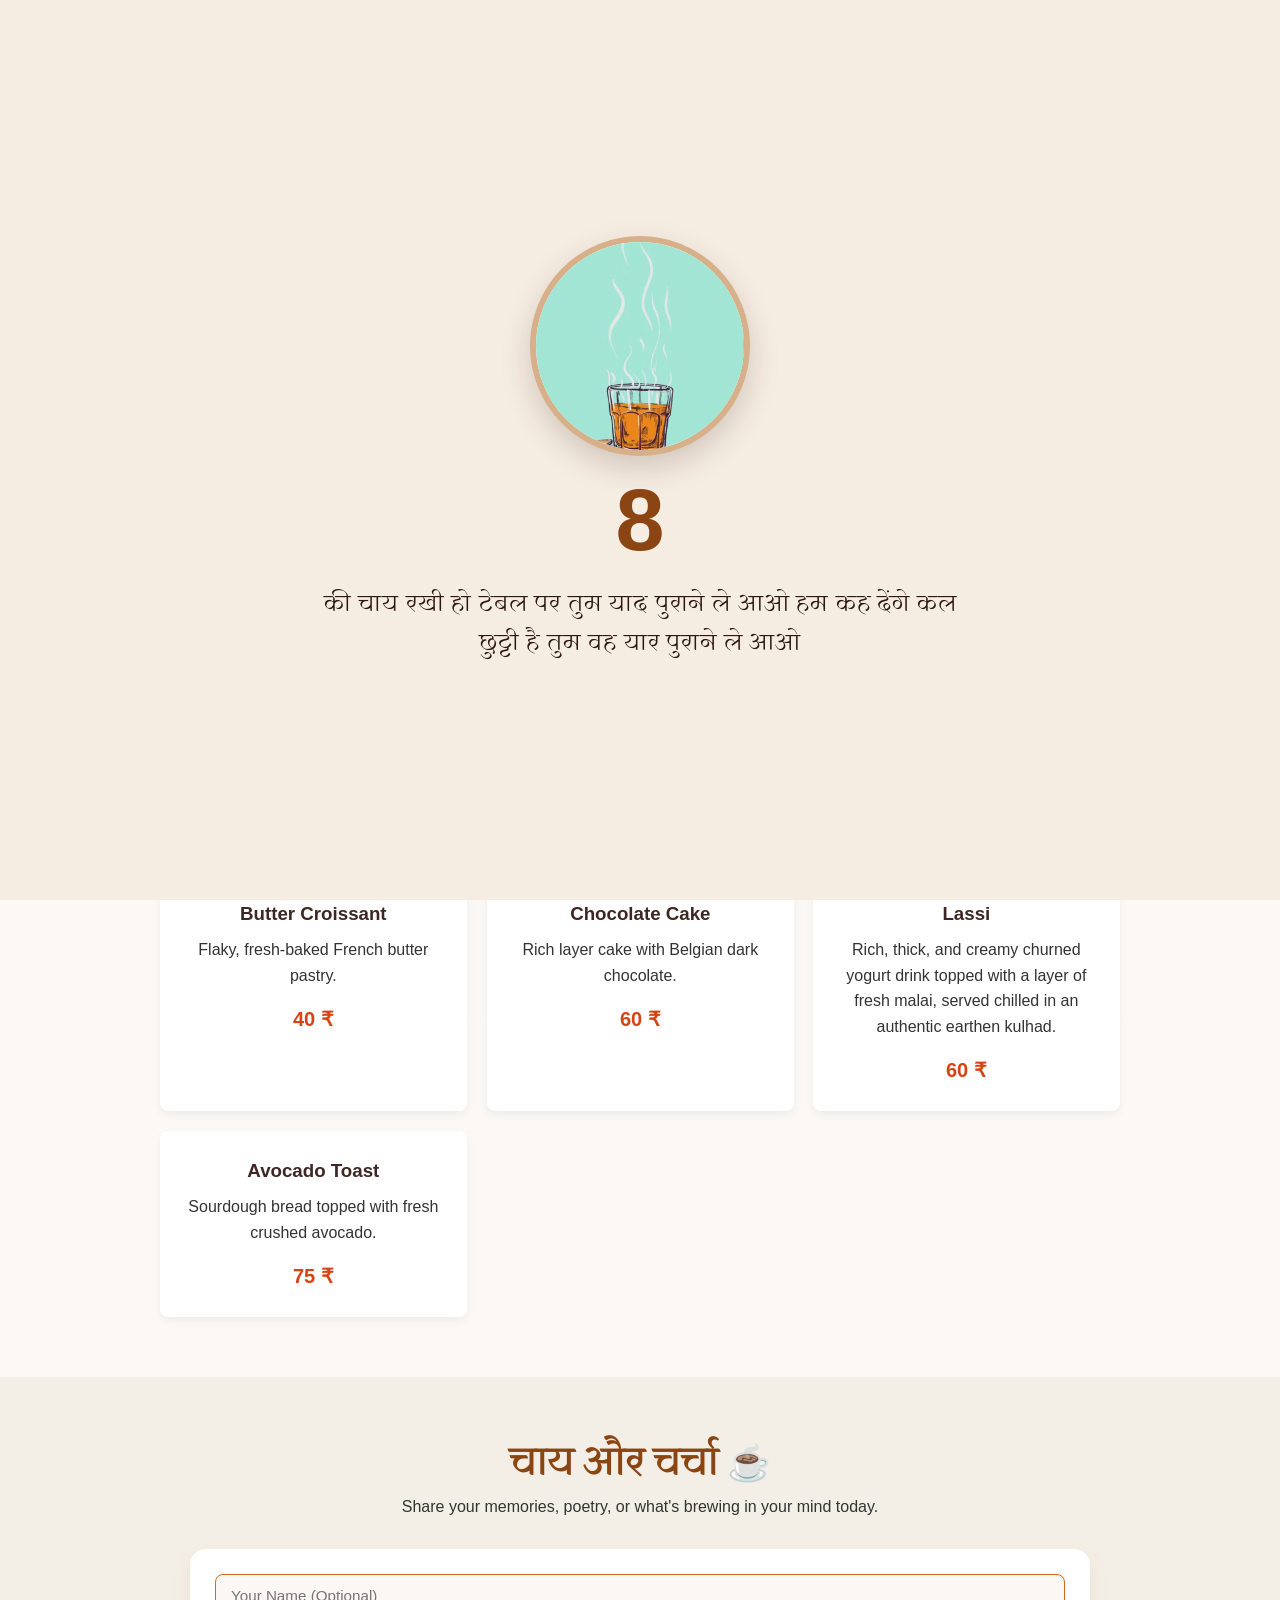
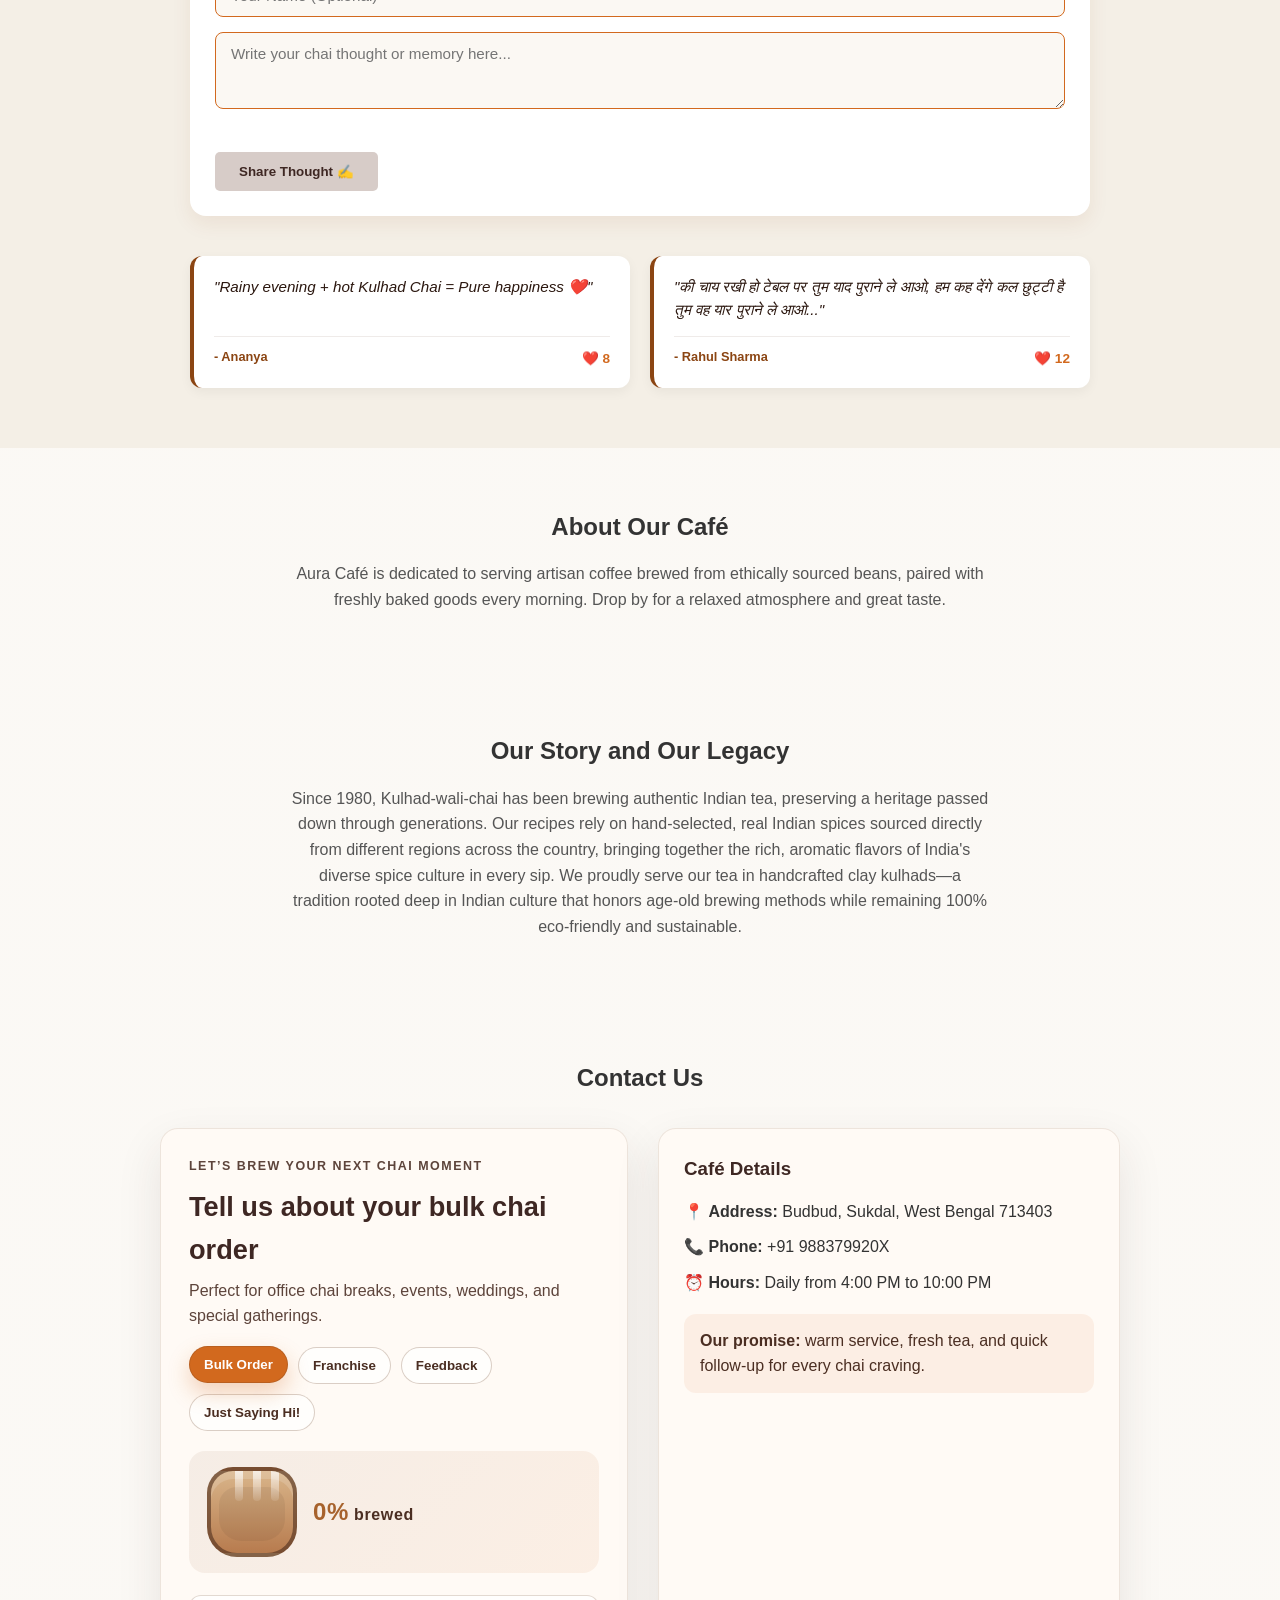
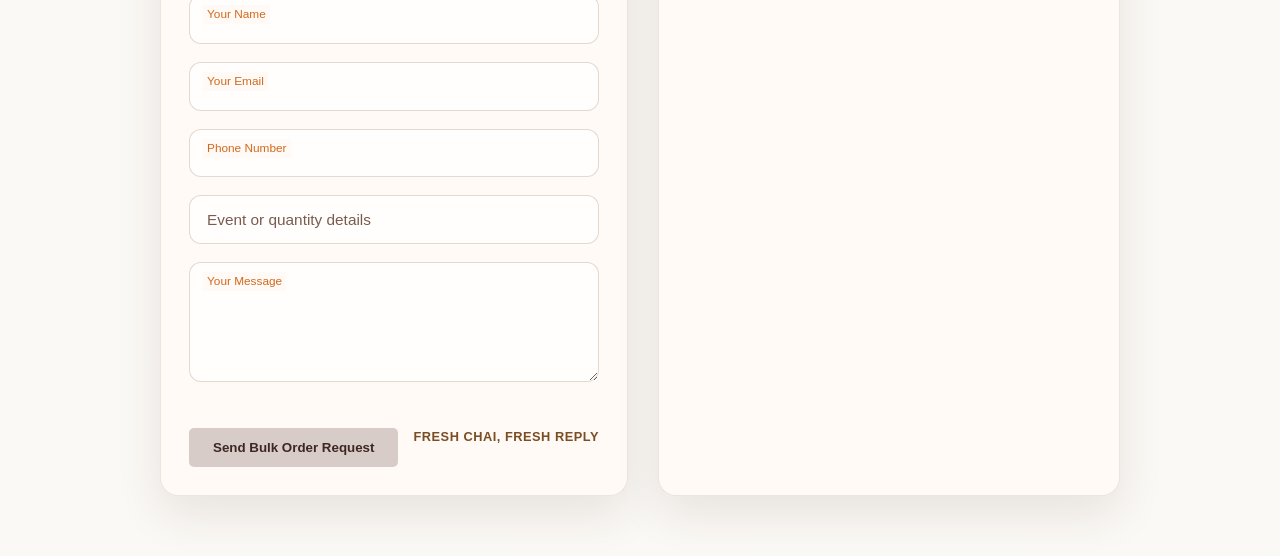
<file: index.html>
<!DOCTYPE html>
<html lang="en">
<head>
  <meta charset="UTF-8">
  <meta name="viewport" content="width=device-width, initial-scale=1.0">
  <title>KULHAD WALI CHAI</title>
  <link href="https://fonts.googleapis.com/css2?family=Gotu&display=swap" rel="stylesheet">
  <link rel="stylesheet" href="style.css">
</head>
<body class="loading">
  <div id="loading-screen" role="status" aria-live="polite">
    <div class="loading-content">
      <div class="loading-image-container">
        <img id="loading-img" src="IMG/download.jpg" alt="Chai Loading">
      </div>
      <div id="loading-countdown" aria-label="Loading countdown">10</div>
      <p class="loading-quote">की चाय रखी हो टेबल पर तुम याद पुराने ले आओ हम कह देंगे कल छुट्टी है तुम वह यार पुराने ले आओ</p>
    </div>
  </div>

  <!-- Navigation -->
  <nav class="navbar">
    <div class="logo">
      <img src="IMG/chai-is-dope-transparent.png" alt="Kulhad Wali Chai logo">
      <span>KULHAD WALI CHAI</span>
    </div>
    <ul class="nav-links">
      <li><a href="#home">Home</a></li>
      <li><a href="#menu">Catalog & Menu</a></li>
      <li><a href="#about">About Us</a></li>
      <li><a href="#story">Our Story</a></li>
      <li><a href="#contact">Contact</a></li>
    </ul>
  </nav>

  <!-- Hero Section -->
  <section id="home" class="hero">
    <div class="hero-content" data-reveal>
      <h1>Welcome to Kulhad Chai</h1>
      <p>Taste the finest Chai and freshly baked delights.</p>
      <a href="#menu" class="btn">Explore Menu</a>
    </div>
    <div class="hero-cup parallax-item" aria-hidden="true">
      <img src="IMG/Kulhad chai logo_ kulhad means small Soil pot_.jpg" alt="">
      <span class="steam steam-one"></span>
      <span class="steam steam-two"></span>
      <span class="steam steam-three"></span>
    </div>
    <div class="hero-character parallax-item" aria-hidden="true">
      <img src="animation img/stick-theresign-transparent.png" alt="">
    </div>
  </section>

  <!-- Catalog / Menu Section -->
  <section id="menu" class="menu-section">
    <h2 data-reveal>Our Menu & Catalog</h2>
    <div class="menu-filters" role="group" aria-label="Filter menu items">
      <button type="button" class="filter-btn active" data-filter="all">All</button>
      <button type="button" class="filter-btn" data-filter="chai-specials">Chai Specials</button>
      <button type="button" class="filter-btn" data-filter="snacks">Snacks & Bun-Maska</button>
      <button type="button" class="filter-btn" data-filter="coolers">Coolers</button>
    </div>
    <div class="menu-grid">
      <div class="menu-card" data-category="chai-specials" data-reveal>
        <h3>Espresso</h3>
        <p>Rich and bold single-shot dark roasted coffee.</p>
        <span class="price"> 40 ₹</span>
      </div>
      <div class="menu-card" data-category="chai-specials" data-reveal>
        <h3>Cappuccino</h3>
        <p>Espresso topped with thick steamed milk foam.</p>
        <span class="price"> 50 ₹</span>
      </div>
      <div class="menu-card" data-category="coolers" data-reveal>
        <h3>Iced Latte</h3>
        <p>Chilled espresso over milk and ice cubes.</p>
        <span class="price"> 55 ₹</span>
      </div>
      <div class="menu-card" data-category="snacks" data-reveal>
        <h3>Butter Croissant</h3>
        <p>Flaky, fresh-baked French butter pastry.</p>
        <span class="price"> 40 ₹</span>
      </div>
      <div class="menu-card" data-category="snacks" data-reveal>
        <h3>Chocolate Cake</h3>
        <p>Rich layer cake with Belgian dark chocolate.</p>
        <span class="price"> 60 ₹</span>
      </div>
      <div class="menu-card" data-category="coolers" data-reveal>
        <h3>Lassi</h3>
        <p>Rich, thick, and creamy churned yogurt drink topped with a layer of fresh malai, served chilled in an authentic earthen kulhad.</p>
        <span class="price"> 60 ₹</span>
      </div>
      <div class="menu-card" data-category="snacks" data-reveal>
        <h3>Avocado Toast</h3>
        <p>Sourdough bread topped with fresh crushed avocado.</p>
        <span class="price"> 75 ₹</span>
      </div>
    </div>
  </section>

  <!-- Chai & Charcha Community Section -->
<section id="charcha" class="charcha-section reveal">
  <div class="charcha-container">
    <div class="section-header">
      <h2>चाय और चर्चा ☕</h2>
      <p>Share your memories, poetry, or what's brewing in your mind today.</p>
    </div>

    <!-- Thought Input Form -->
    <div class="thought-box">
      <div class="input-group">
        <input type="text" id="thoughtAuthor" placeholder="Your Name (Optional)" maxlength="25">
      </div>
      <div class="input-group">
        <textarea id="thoughtText" rows="3" placeholder="Write your chai thought or memory here..." required></textarea>
      </div>
      <button id="postThoughtBtn" class="btn motion-btn">Share Thought ✍️</button>
    </div>

    <!-- Feed Wall (Where posts will appear) -->
    <div id="thoughtFeed" class="thought-feed">
      <!-- Posts will be generated dynamically by JS -->
    </div>
  </div>
</section>

  <!-- About Section -->
  <section id="about" class="about-section">
    <h2 data-reveal>About Our Café</h2>
    <p data-reveal>Aura Café is dedicated to serving artisan coffee brewed from ethically sourced beans, paired with freshly baked goods every morning. Drop by for a relaxed atmosphere and great taste.</p>
  </section>

  <!-- Our Story Section -->
  <section id="story" class="story-section">
    <h2 data-reveal>Our Story and Our Legacy</h2>
    <p data-reveal>Since 1980, Kulhad-wali-chai has been brewing authentic Indian tea, preserving a heritage passed down through generations. Our recipes rely on hand-selected, real Indian spices sourced directly from different regions across the country, bringing together the rich, aromatic flavors of India's diverse spice culture in every sip. We proudly serve our tea in handcrafted clay kulhads—a tradition rooted deep in Indian culture that honors age-old brewing methods while remaining 100% eco-friendly and sustainable. </p>
  </section>

  <!-- Contact & Info Section -->
  <section id="contact" class="contact-section">
    <h2 data-reveal>Contact Us</h2>
    <div class="contact-container">
     <div class="contact-form-panel" data-reveal>
       <div class="contact-header">
         <p class="eyebrow">Let’s brew your next chai moment</p>
         <h3 id="contact-form-title">Tell us what you’re craving</h3>
         <p id="contact-form-copy">We’d love to hear about your chai plans, feedback, or just a warm hello.</p>
       </div>

       <div class="mood-selector" role="group" aria-label="Reason for contact">
         <button type="button" class="mood-btn active" data-mood="bulk-order">Bulk Order</button>
         <button type="button" class="mood-btn" data-mood="franchise">Franchise</button>
         <button type="button" class="mood-btn" data-mood="feedback">Feedback</button>
         <button type="button" class="mood-btn" data-mood="hi">Just Saying Hi!</button>
       </div>

       <div class="kulhad-meter" aria-hidden="true">
         <div class="kulhad-shell">
           <div class="kulhad-tea" id="kulhadTea"></div>
           <div class="kulhad-steam">
             <span></span>
             <span></span>
             <span></span>
           </div>
         </div>
         <div class="meter-label"><span id="meterPercent">0%</span> brewed</div>
       </div>

       <form id="contactForm" novalidate>
         <div class="form-field">
           <input id="customerName" type="text" required>
           <label for="customerName">Your Name</label>
         </div>

         <div class="form-field">
           <input id="customerEmail" type="email" required>
           <label for="customerEmail">Your Email</label>
         </div>

         <div class="form-field">
           <input id="customerPhone" type="tel" required>
           <label for="customerPhone">Phone Number</label>
         </div>

         <div class="form-field" id="extraFieldWrap">
           <input id="extraField" type="text" required>
           <label id="extraFieldLabel" for="extraField">Event or quantity details</label>
         </div>

         <div class="form-field textarea-field">
           <textarea id="customerMessage" rows="4" required></textarea>
           <label for="customerMessage">Your Message</label>
         </div>

         <div class="submit-row">
           <button type="submit" class="btn">Send Message</button>
           <span class="success-badge">Fresh chai, fresh reply</span>
         </div>
       </form>

       <div class="success-announce" id="successAnnounce" aria-live="polite" hidden></div>
     </div>

     <div class="info" data-reveal>
       <h3>Café Details</h3>
       <p>📍 <strong>Address:</strong> Budbud, Sukdal, West Bengal 713403</p>
       <p>📞 <strong>Phone:</strong> +91 988379920X </p>
       <p>⏰ <strong>Hours:</strong> Daily from 4:00 PM to 10:00 PM</p>
       <div class="mini-note">
         <strong>Our promise:</strong> warm service, fresh tea, and quick follow-up for every chai craving.
       </div>
     </div>
   </div>
  </section>

  <script src="script.js"></script>
</body>
</html>
</file>
<file: style.css>
* {
  margin: 0;
  padding: 0;
  box-sizing: border-box;
  font-family: 'Segoe UI', Tahoma, Geneva, Verdana, sans-serif;
}

body {
  background:
    linear-gradient(rgba(250, 247, 242, 0.78), rgba(250, 247, 242, 0.78)),
    url("IMG/Ultimate Chai Comfort 🫖✨.jpg") center / cover fixed;
  color: #333;
  line-height: 1.6;
  min-height: 100vh;
}

body.loading {
  overflow: hidden;
}

#loading-screen {
  position: fixed;
  inset: 0;
  z-index: 2000;
  display: grid;
  place-items: center;
  padding: 24px;
  background: #f6ede2;
  color: #2c1810;
  opacity: 1;
  transition: opacity 0.6s ease, visibility 0.6s ease;
}

#loading-screen.fade-out {
  opacity: 0;
  visibility: hidden;
  pointer-events: none;
}

.loading-content {
  width: min(680px, 100%);
  text-align: center;
}

.loading-image-container {
  width: min(220px, 60vw);
  height: min(220px, 60vw);
  margin: 0 auto 20px;
  overflow: hidden;
  border: 6px solid #d7b08a;
  border-radius: 50%;
  background: #fff;
  box-shadow: 0 12px 30px rgba(44, 24, 16, 0.18);
}

#loading-img {
  width: 100%;
  height: 100%;
  object-fit: cover;
}

#loading-countdown {
  color: #8b4513;
  font-size: clamp(3rem, 9vw, 5.5rem);
  font-weight: 700;
  line-height: 1;
  margin-bottom: 22px;
}

.loading-quote {
  color: #2c1810;
  font-family: 'Gotu', sans-serif;
  font-size: clamp(1rem, 2vw, 1.3rem);
  letter-spacing: 0.04em;
  line-height: 1.9;
}

/* Navbar */
.navbar {
  display: flex;
  justify-content: space-between;
  align-items: center;
  padding: 20px 50px;
  background: #3e2723;
  color: white;
  position: sticky;
  top: 0;
  z-index: 1000;
}

.navbar .logo {
  display: flex;
  align-items: center;
  gap: 14px;
  font-size: 32px;
  font-weight: bold;
  font-family: 'Bherisi', cursive;
}

.navbar .logo img {
  width: 68px;
  height: 68px;
  object-fit: contain;
  border-radius: 8px;
}

.nav-links {
  display: flex;
  list-style: none;
  gap: 20px;
}

.nav-links a {
  color: white;
  text-decoration: none;
  font-weight: 500;
}

.nav-links a:hover {
  color: #d7ccc8;
}

/* Hero Section */
.hero {
  position: relative;
  overflow: hidden;
  text-align: center;
  padding: 100px 20px;
  background: rgba(93, 64, 55, 0.86);
  color: white;
}

.hero-content {
  position: relative;
  z-index: 1;
}

.hero-cup {
  position: absolute;
  right: 12%;
  bottom: -22px;
  width: 150px;
  transition: transform 0.15s ease-out;
  z-index: 1;
}

.hero-character {
  position: absolute;
  left: 3%;
  bottom: -4px;
  width: min(28vw, 300px);
  z-index: 1;
  transition: transform 0.15s ease-out;
  pointer-events: none;
}

.hero-character img {
  display: block;
  width: 100%;
  height: auto;
  mix-blend-mode: multiply;
}

.hero-cup img {
  display: block;
  width: 100%;
  height: 150px;
  object-fit: cover;
  border-radius: 50%;
  opacity: 0.8;
}

.steam {
  position: absolute;
  bottom: 125px;
  width: 12px;
  height: 55px;
  border-left: 3px solid rgba(255, 255, 255, 0.7);
  border-radius: 50%;
  animation: steam-rise 3s ease-in-out infinite;
}

.steam-one { left: 42px; }
.steam-two { left: 72px; animation-delay: 0.9s; }
.steam-three { left: 102px; animation-delay: 1.8s; }

@keyframes steam-rise {
  0% { opacity: 0; transform: translateY(15px) scaleX(0.8); }
  35%, 65% { opacity: 0.75; }
  100% { opacity: 0; transform: translateY(-45px) scaleX(1.25); }
}

[data-reveal] {
  opacity: 0;
  transform: translateY(28px);
  transition: opacity 0.7s ease, transform 0.7s ease;
}

[data-reveal].is-visible {
  opacity: 1;
  transform: translateY(0);
}

.hero h1 {
  font-size: 42px;
  margin-bottom: 10px;
}

.btn {
  display: inline-block;
  padding: 12px 24px;
  background: #d7ccc8;
  color: #3e2723;
  text-decoration: none;
  font-weight: bold;
  margin-top: 20px;
  border-radius: 5px;
  border: none;
  cursor: pointer;
  transition: transform 0.2s ease, background 0.2s ease;
}

.btn:hover {
  background: #bcaaa4;
  transform: scale(1.05);
}

/* Catalog Grid */
.menu-section, .about-section, .story-section, .contact-section {
  padding: 60px 20px;
  max-width: 1000px;
  margin: auto;
  text-align: center;
}

.menu-grid {
  display: grid;
  grid-template-columns: repeat(auto-fit, minmax(250px, 1fr));
  gap: 20px;
  margin-top: 30px;
}

.menu-filters {
  display: flex;
  flex-wrap: wrap;
  justify-content: center;
  gap: 10px;
  margin-top: 24px;
}

.filter-btn {
  padding: 9px 18px;
  border: 1px solid #8d6e63;
  border-radius: 999px;
  background: rgba(255, 255, 255, 0.9);
  color: #3e2723;
  font-weight: 600;
  cursor: pointer;
  transition: background 0.2s ease, color 0.2s ease, transform 0.2s ease;
}

.filter-btn:hover,
.filter-btn.active {
  background: #3e2723;
  color: white;
}

.filter-btn:hover {
  transform: scale(1.05);
}

.menu-card {
  background: white;
  padding: 25px;
  border-radius: 8px;
  box-shadow: 0 4px 10px rgba(0, 0, 0, 0.05);
  transform: translateY(0) scale(1);
  transition: opacity 0.3s ease, transform 0.3s ease, box-shadow 0.3s ease;
  will-change: transform;
}

.menu-card.is-filter-hidden {
  opacity: 0;
  transform: scale(0.88);
  pointer-events: none;
}

.menu-card:hover {
  box-shadow: 0 14px 28px rgba(62, 39, 35, 0.2);
}

.menu-card h3 {
  margin-bottom: 8px;
  color: #3e2723;
}

.price {
  display: block;
  font-weight: bold;
  color: #d84315;
  font-size: 20px;
  margin-top: 15px;
  transition: text-shadow 0.2s ease;
}

.menu-card:hover .price {
  text-shadow: 0 0 10px rgba(216, 67, 21, 0.55);
}

/* About, Story & Contact */
.about-section p,
.story-section p {
  max-width: 700px;
  margin: 15px auto 0;
  color: #555;
}

.contact-container {
  display: flex;
  flex-wrap: wrap;
  gap: 30px;
  justify-content: center;
  margin-top: 30px;
  text-align: left;
  align-items: stretch;
}

.contact-form-panel,
.info {
  flex: 1;
  min-width: 280px;
  background: rgba(255, 250, 246, 0.9);
  border: 1px solid rgba(110, 64, 33, 0.12);
  border-radius: 18px;
  box-shadow: 0 18px 45px rgba(62, 39, 35, 0.1);
}

.contact-form-panel {
  padding: 28px;
}

.contact-header {
  margin-bottom: 18px;
}

.eyebrow {
  font-size: 0.78rem;
  text-transform: uppercase;
  letter-spacing: 0.12em;
  color: #a7622c;
  font-weight: 700;
  margin-bottom: 8px;
}

.contact-header h3 {
  color: #3e2723;
  font-size: clamp(1.7rem, 2vw, 2.3rem);
  margin-bottom: 6px;
}

.contact-header p {
  color: #5d443b;
}

.mood-selector {
  display: flex;
  flex-wrap: wrap;
  gap: 10px;
  margin-bottom: 20px;
}

.mood-btn {
  border: 1px solid rgba(110, 64, 33, 0.25);
  background: rgba(255, 255, 255, 0.7);
  color: #4b2e22;
  padding: 10px 14px;
  border-radius: 999px;
  cursor: pointer;
  font-weight: 700;
  transition: all 0.25s ease;
}

.mood-btn:hover,
.mood-btn.active {
  background: #d2691e;
  color: #fff;
  box-shadow: 0 10px 22px rgba(210, 105, 30, 0.28);
  transform: translateY(-1px);
}

.kulhad-meter {
  display: flex;
  align-items: center;
  gap: 16px;
  margin-bottom: 22px;
  padding: 16px 18px;
  border-radius: 16px;
  background: linear-gradient(135deg, rgba(130, 82, 49, 0.08), rgba(210, 105, 30, 0.08));
}

.kulhad-shell {
  position: relative;
  width: 90px;
  height: 90px;
  border-radius: 26px 26px 30px 30px;
  background: linear-gradient(180deg, #d9b58a 0%, #b77b4e 100%);
  border: 4px solid rgba(77, 45, 29, 0.6);
  overflow: hidden;
  box-shadow: inset 0 8px 0 rgba(255, 255, 255, 0.15);
}

.kulhad-shell::before {
  content: "";
  position: absolute;
  inset: 16px 8px 12px;
  border-radius: 18px 18px 22px 22px;
  background: rgba(0, 0, 0, 0.06);
}

.kulhad-tea {
  position: absolute;
  inset: auto 8px 0 8px;
  height: 12%;
  background: linear-gradient(180deg, #a75a1e 0%, #74441a 100%);
  border-radius: 14px 14px 0 0;
  transition: height 0.45s ease;
  box-shadow: inset 0 8px 18px rgba(255, 241, 203, 0.12);
}

.kulhad-steam {
  position: absolute;
  inset: -12px 18px auto 18px;
  height: 42px;
  pointer-events: none;
}

.kulhad-steam span {
  position: absolute;
  bottom: 0;
  width: 8px;
  height: 34px;
  border-radius: 999px;
  background: linear-gradient(180deg, rgba(255,255,255,0.8), rgba(255,255,255,0.1));
  animation: steam-rise 2.2s ease-in-out infinite;
}

.kulhad-steam span:nth-child(1) { left: 6px; animation-delay: 0.2s; }
.kulhad-steam span:nth-child(2) { left: 24px; animation-delay: 0.8s; }
.kulhad-steam span:nth-child(3) { left: 42px; animation-delay: 1.4s; }

@keyframes steam-rise {
  0% {
    opacity: 0;
    transform: translateY(10px) scaleY(0.8);
  }
  30% { opacity: 0.8; }
  100% {
    opacity: 0;
    transform: translateY(-26px) scaleY(1.2);
  }
}

.meter-label {
  color: #4b2e22;
  font-weight: 700;
  letter-spacing: 0.04em;
}

#meterPercent {
  color: #a7622c;
  font-size: 1.5rem;
}

#contactForm {
  flex: 1;
  min-width: 280px;
  display: flex;
  flex-direction: column;
  gap: 18px;
}

.form-field {
  position: relative;
}

.form-field input,
.form-field textarea {
  width: 100%;
  padding: 1.1rem 0.9rem 0.7rem;
  border: 1.5px solid rgba(110, 64, 33, 0.2);
  border-radius: 12px;
  background: rgba(255, 255, 255, 0.8);
  color: #2d1d18;
  font-size: 1rem;
  transition: border-color 0.25s ease, box-shadow 0.25s ease, transform 0.25s ease;
}

.form-field textarea {
  resize: vertical;
  min-height: 120px;
}

.form-field input:focus,
.form-field textarea:focus {
  outline: none;
  border-color: #d2691e;
  box-shadow: 0 0 0 4px rgba(210, 105, 30, 0.14);
}

.form-field label {
  position: absolute;
  left: 14px;
  top: 50%;
  transform: translateY(-50%);
  color: #7a5b4d;
  font-size: 0.96rem;
  pointer-events: none;
  background: transparent;
  transition: all 0.2s ease;
  padding: 0 4px;
}

.textarea-field label {
  top: 22px;
  transform: none;
}

.form-field input:focus + label,
.form-field textarea:focus + label,
.form-field input:valid + label,
.form-field textarea:valid + label,
.form-field input:not(:placeholder-shown) + label,
.form-field textarea:not(:placeholder-shown) + label {
  top: 10px;
  transform: translateY(0);
  font-size: 0.74rem;
  color: #d2691e;
  background: rgba(255, 250, 246, 0.92);
}

.form-field input::placeholder,
.form-field textarea::placeholder {
  color: transparent;
}

.submit-row {
  display: flex;
  align-items: center;
  justify-content: space-between;
  gap: 14px;
  flex-wrap: wrap;
}

.success-badge {
  color: #7a4d25;
  font-size: 0.8rem;
  font-weight: 700;
  letter-spacing: 0.04em;
  text-transform: uppercase;
}

.info {
  padding: 25px;
}

.info h3 {
  margin-bottom: 15px;
  color: #3e2723;
}

.info p {
  margin-bottom: 10px;
}

.mini-note {
  margin-top: 18px;
  padding: 14px 16px;
  border-radius: 12px;
  background: rgba(210, 105, 30, 0.08);
  color: #4b2e22;
  line-height: 1.6;
}

.success-announce {
  margin-top: 16px;
  padding: 14px 18px;
  border-radius: 12px;
  background: linear-gradient(135deg, rgba(210, 105, 30, 0.15), rgba(116, 68, 26, 0.1));
  color: #3f2a1d;
  font-weight: 700;
  border: 1px solid rgba(210, 105, 30, 0.25);
  animation: success-pop 0.45s ease;
}

@keyframes success-pop {
  0% { opacity: 0; transform: translateY(8px) scale(0.98); }
  100% { opacity: 1; transform: translateY(0) scale(1); }
}

.success-announce .steam-line {
  display: inline-block;
  margin-right: 10px;
  color: #a7622c;
  font-size: 1.2rem;
  animation: steam-float 1.5s ease-in-out infinite;
}

@keyframes steam-float {
  0%, 100% { transform: translateY(0); opacity: 0.7; }
  50% { transform: translateY(-8px); opacity: 1; }
}

@media (max-width: 700px) {
  .hero-cup {
    right: 5%;
    width: 100px;
  }

  .hero-character {
    left: 1%;
    width: 180px;
    opacity: 0.75;
  }

  .hero-cup img {
    height: 100px;
  }

  .steam {
    bottom: 82px;
    transform: scale(0.75);
  }

  .submit-row {
    align-items: flex-start;
    flex-direction: column;
  }
}

@media (max-width: 700px) {
  .hero-cup {
    right: 5%;
    width: 100px;
  }

  .hero-character {
    left: 1%;
    width: 180px;
    opacity: 0.75;
  }

  .hero-cup img {
    height: 100px;
  }

  .steam {
    bottom: 82px;
    transform: scale(0.75);
  }
}

@media (prefers-reduced-motion: reduce) {
  *, *::before, *::after {
    animation-duration: 0.01ms !important;
    transition-duration: 0.01ms !important;
    scroll-behavior: auto !important;
  }
}


/* Chai & Charcha Section */
.charcha-section {
  padding: 60px 20px;
  background: #f4efe6;
}

.charcha-container {
  max-width: 900px;
  margin: 0 auto;
}

.section-header {
  text-align: center;
  margin-bottom: 30px;
}

.section-header h2 {
  font-family: 'Gotu', sans-serif;
  font-size: 2.2rem;
  color: #8b4513;
}

/* Thought Input Box */
.thought-box {
  background: #ffffff;
  padding: 25px;
  border-radius: 16px;
  box-shadow: 0 8px 20px rgba(139, 69, 19, 0.08);
  margin-bottom: 40px;
}

.thought-box .input-group {
  margin-bottom: 15px;
}

.thought-box input, 
.thought-box textarea {
  width: 100%;
  padding: 12px 15px;
  border: 1px solid #d2691e;
  border-radius: 8px;
  outline: none;
  font-size: 0.95rem;
  background: #fbf8f3;
}

.thought-box textarea {
  resize: vertical;
  font-family: inherit;
}

.thought-box input:focus, 
.thought-box textarea:focus {
  border-color: #8b4513;
  box-shadow: 0 0 6px rgba(139, 69, 19, 0.2);
}

/* Cards Grid / Feed */
.thought-feed {
  display: grid;
  grid-template-columns: repeat(auto-fit, minmax(260px, 1fr));
  gap: 20px;
}

.thought-card {
  background: #ffffff;
  padding: 20px;
  border-radius: 12px;
  border-left: 4px solid #8b4513;
  box-shadow: 0 4px 12px rgba(0,0,0,0.05);
  display: flex;
  flex-direction: column;
  justify-content: space-between;
  animation: fadeIn 0.5s ease-in-out;
}

.thought-card p {
  font-size: 0.95rem;
  color: #2c1810;
  line-height: 1.5;
  margin-bottom: 15px;
  font-style: italic;
}

.card-footer {
  display: flex;
  justify-content: space-between;
  align-items: center;
  font-size: 0.8rem;
  color: #777;
  border-top: 1px solid #efebe9;
  padding-top: 10px;
}

.card-author {
  font-weight: bold;
  color: #8b4513;
}

.like-btn {
  background: none;
  border: none;
  cursor: pointer;
  color: #d2691e;
  font-weight: bold;
  font-size: 0.85rem;
}

.like-btn:hover {
  transform: scale(1.1);
}

@keyframes fadeIn {
  from { opacity: 0; transform: translateY(15px); }
  to { opacity: 1; transform: translateY(0); }
}
</file>
